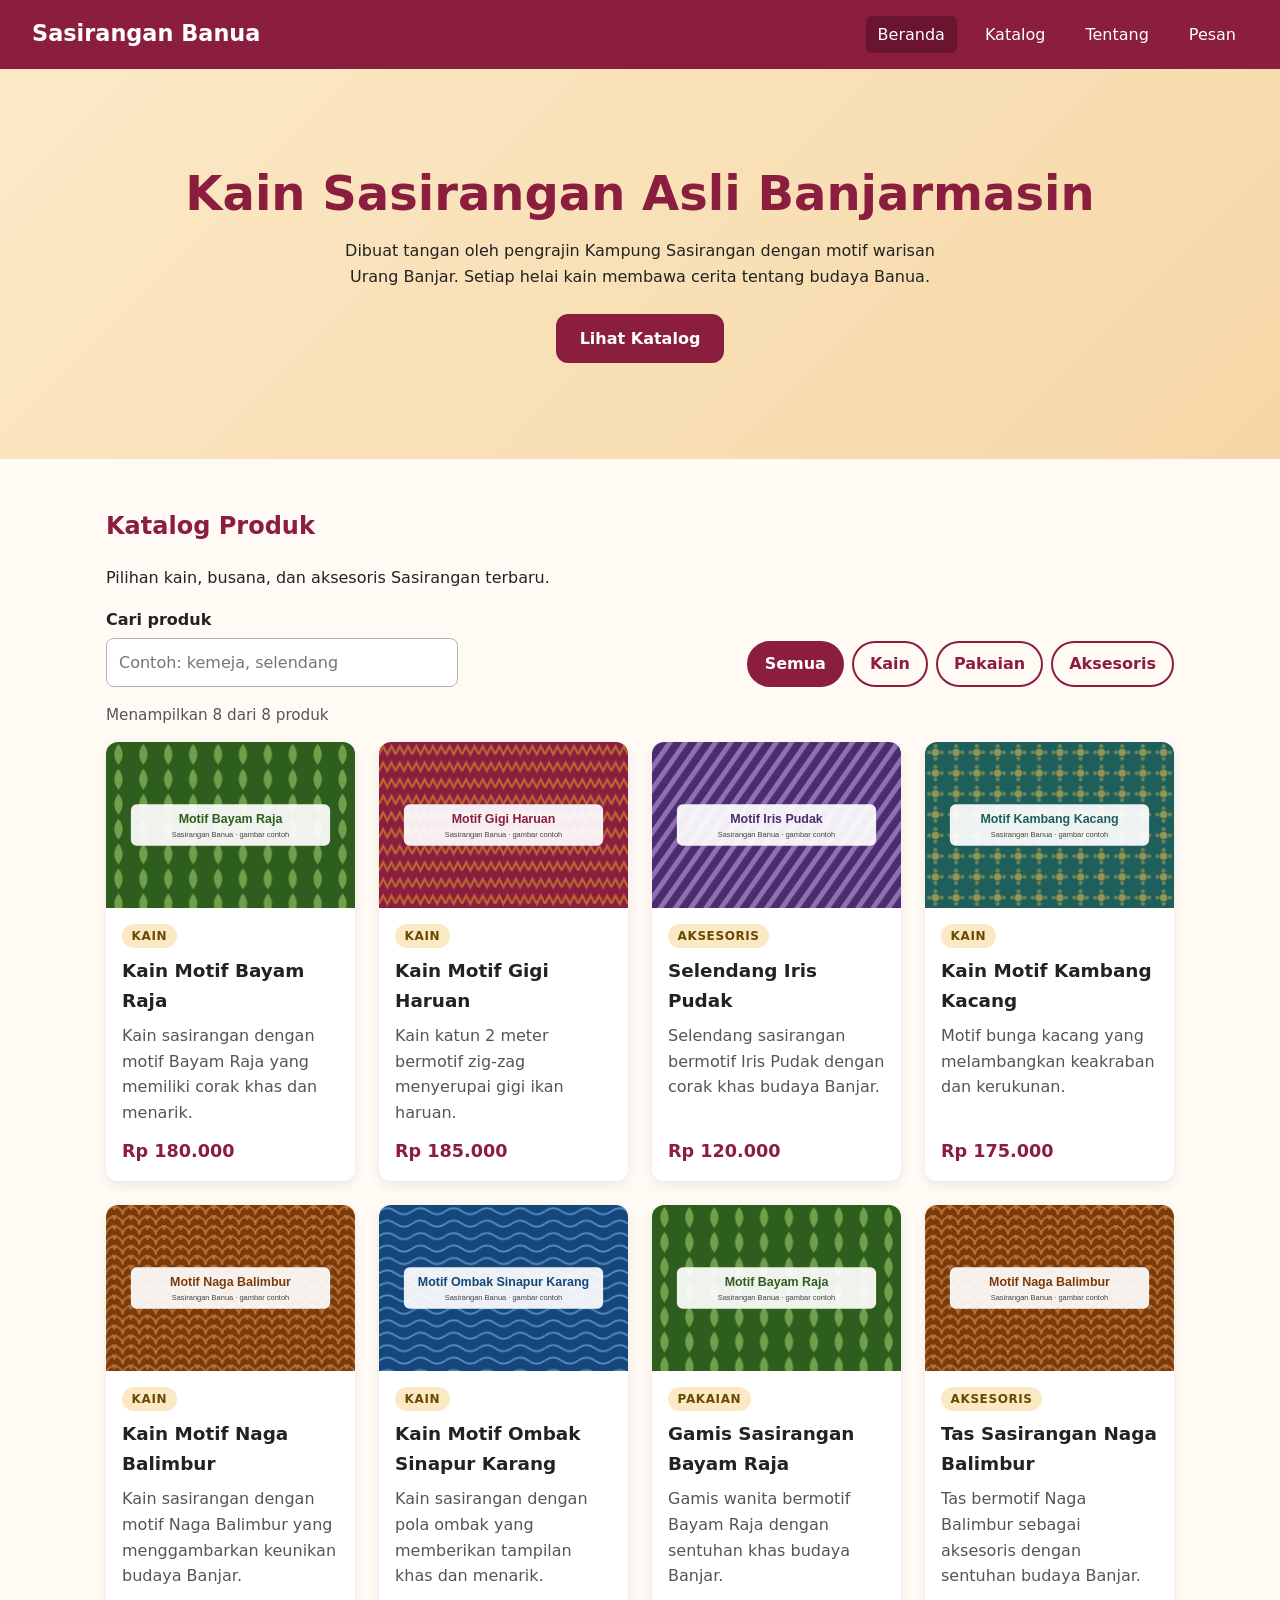
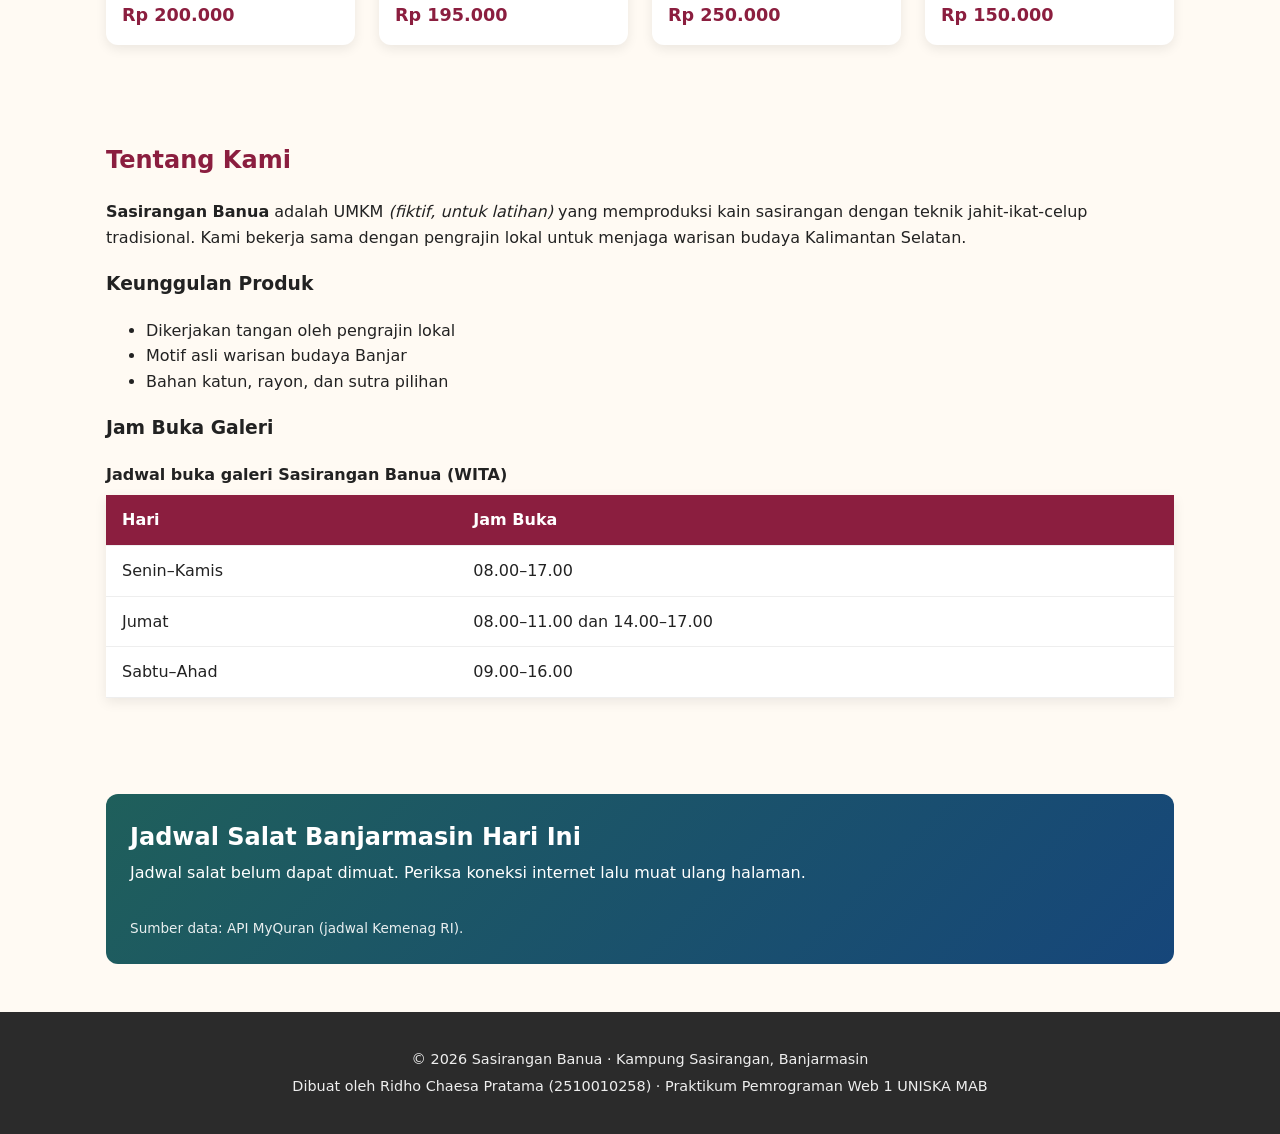
<file: index.html>
<!DOCTYPE html>
<html lang="id">
<head>
   <meta charset="UTF-8">
   <meta name="viewport" content="width=device-width, initial-scale=1.0">
   <meta name="description" content="Katalog kain dan busana Sasirangan khas Banjarmasin karya
     pengrajin lokal.">
   <link rel="icon" href="img/favicon.svg" type="image/svg+xml">
   <link rel="stylesheet" href="css/style.css">
   <script src="js/katalog.js" defer></script>
   <script src="js/jadwal-salat.js" defer></script>
   <title>Sasirangan Banua | Kain Khas Banjar</title>
</head>
<body>

</body>
</html>

<!-- ========== HEADER & NAVIGASI ========== -->
<header class="header-situs">
  <p class="logo"><a href="index.html">Sasirangan Banua</a></p>
  <nav aria-label="Navigasi utama">
    <ul class="menu">
      <li><a href="index.html" aria-current="page">Beranda</a></li>
      <li><a href="#katalog">Katalog</a></li>
      <li><a href="#tentang">Tentang</a></li>
      <li><a href="kontak.html">Pesan</a></li>
    </ul>
  </nav>
</header>

<main>
  <!-- ========== HERO ========== -->
  <section class="hero" id="beranda">
    <h1>Kain Sasirangan Asli Banjarmasin</h1>
    <p>Dibuat tangan oleh pengrajin Kampung Sasirangan dengan motif warisan Urang Banjar.
      Setiap helai kain membawa cerita tentang budaya Banua.</p>
    <a class="tombol" href="#katalog">Lihat Katalog</a>
  </section>

<!-- ========== KATALOG ========== -->
<section class="bagian" id="katalog">
    <h2>Katalog Produk</h2>
    <p>Pilihan kain, busana, dan aksesoris Sasirangan terbaru.</p>

    <div class="kontrol-katalog">
        <div class="kolom">
            <label for="cari">Cari produk</label>
            <input
                type="search"
                id="cari"
                placeholder="Contoh: kemeja, selendang"
            >
        </div>

        <div
            class="filter"
            role="group"
            aria-label="Filter kategori"
        >
            <button
                type="button"
                class="tombol-filter aktif"
                data-kategori="semua"
                aria-pressed="true"
            >
                Semua
            </button>

            <button
                type="button"
                class="tombol-filter"
                data-kategori="kain"
                aria-pressed="false"
            >
                Kain
            </button>

            <button
                type="button"
                class="tombol-filter"
                data-kategori="pakaian"
                aria-pressed="false"
            >
                Pakaian
            </button>

            <button
                type="button"
                class="tombol-filter"
                data-kategori="aksesoris"
                aria-pressed="false"
            >
                Aksesoris
            </button>
        </div>
    </div>

    <p
        id="info-jumlah"
        class="info-jumlah"
        aria-live="polite"
    ></p>

    <div id="daftar-katalog" class="katalog-grid"></div>

    <noscript>
        <p>Aktifkan JavaScript untuk melihat katalog produk.</p>
    </noscript>
</section>

<!-- ========== TENTANG ========== -->
<section class="bagian" id="tentang">
    <h2>Tentang Kami</h2>

    <p>
        <strong>Sasirangan Banua</strong> adalah UMKM
        <em>(fiktif, untuk latihan)</em> yang memproduksi kain
        sasirangan dengan teknik jahit-ikat-celup tradisional.
        Kami bekerja sama dengan pengrajin lokal untuk menjaga
        warisan budaya Kalimantan Selatan.
    </p>

    <h3>Keunggulan Produk</h3>
    <ul>
        <li>Dikerjakan tangan oleh pengrajin lokal</li>
        <li>Motif asli warisan budaya Banjar</li>
        <li>Bahan katun, rayon, dan sutra pilihan</li>
    </ul>

    <h3>Jam Buka Galeri</h3>
    <table>
        <caption>Jadwal buka galeri Sasirangan Banua (WITA)</caption>

        <thead>
            <tr>
                <th scope="col">Hari</th>
                <th scope="col">Jam Buka</th>
            </tr>
        </thead>

        <tbody>
            <tr>
                <td>Senin–Kamis</td>
                <td>08.00–17.00</td>
            </tr>
            <tr>
                <td>Jumat</td>
                <td>08.00–11.00 dan 14.00–17.00</td>
            </tr>
            <tr>
                <td>Sabtu–Ahad</td>
                <td>09.00–16.00</td>
            </tr>
        </tbody>
    </table>
</section>
<!-- ========== JADWAL SALAT (data dari API) ========== -->
<section class="bagian" id="jadwal">
    <div class="jadwal-salat" id="jadwal-salat">
        <h2>Jadwal Salat Banjarmasin Hari Ini</h2>

        <p class="status" aria-live="polite">
            Memuat jadwal salat...
        </p>

        <ul class="daftar-waktu" hidden></ul>

        <p class="sumber">
            Sumber data: API MyQuran (jadwal Kemenag RI).
        </p>
    </div>
</section>
</main>
</body>
</html>


<!-- ========== FOOTER ========== -->
<footer class="footer-situs">
    <p>
        &copy; 2026 Sasirangan Banua &middot;
        Kampung Sasirangan, Banjarmasin
    </p>

    <p>
        Dibuat oleh Ridho Chaesa Pratama (2510010258)
        &middot; Praktikum Pemrograman Web 1 UNISKA MAB
    </p>
</footer>

</body>
</html>
</file>
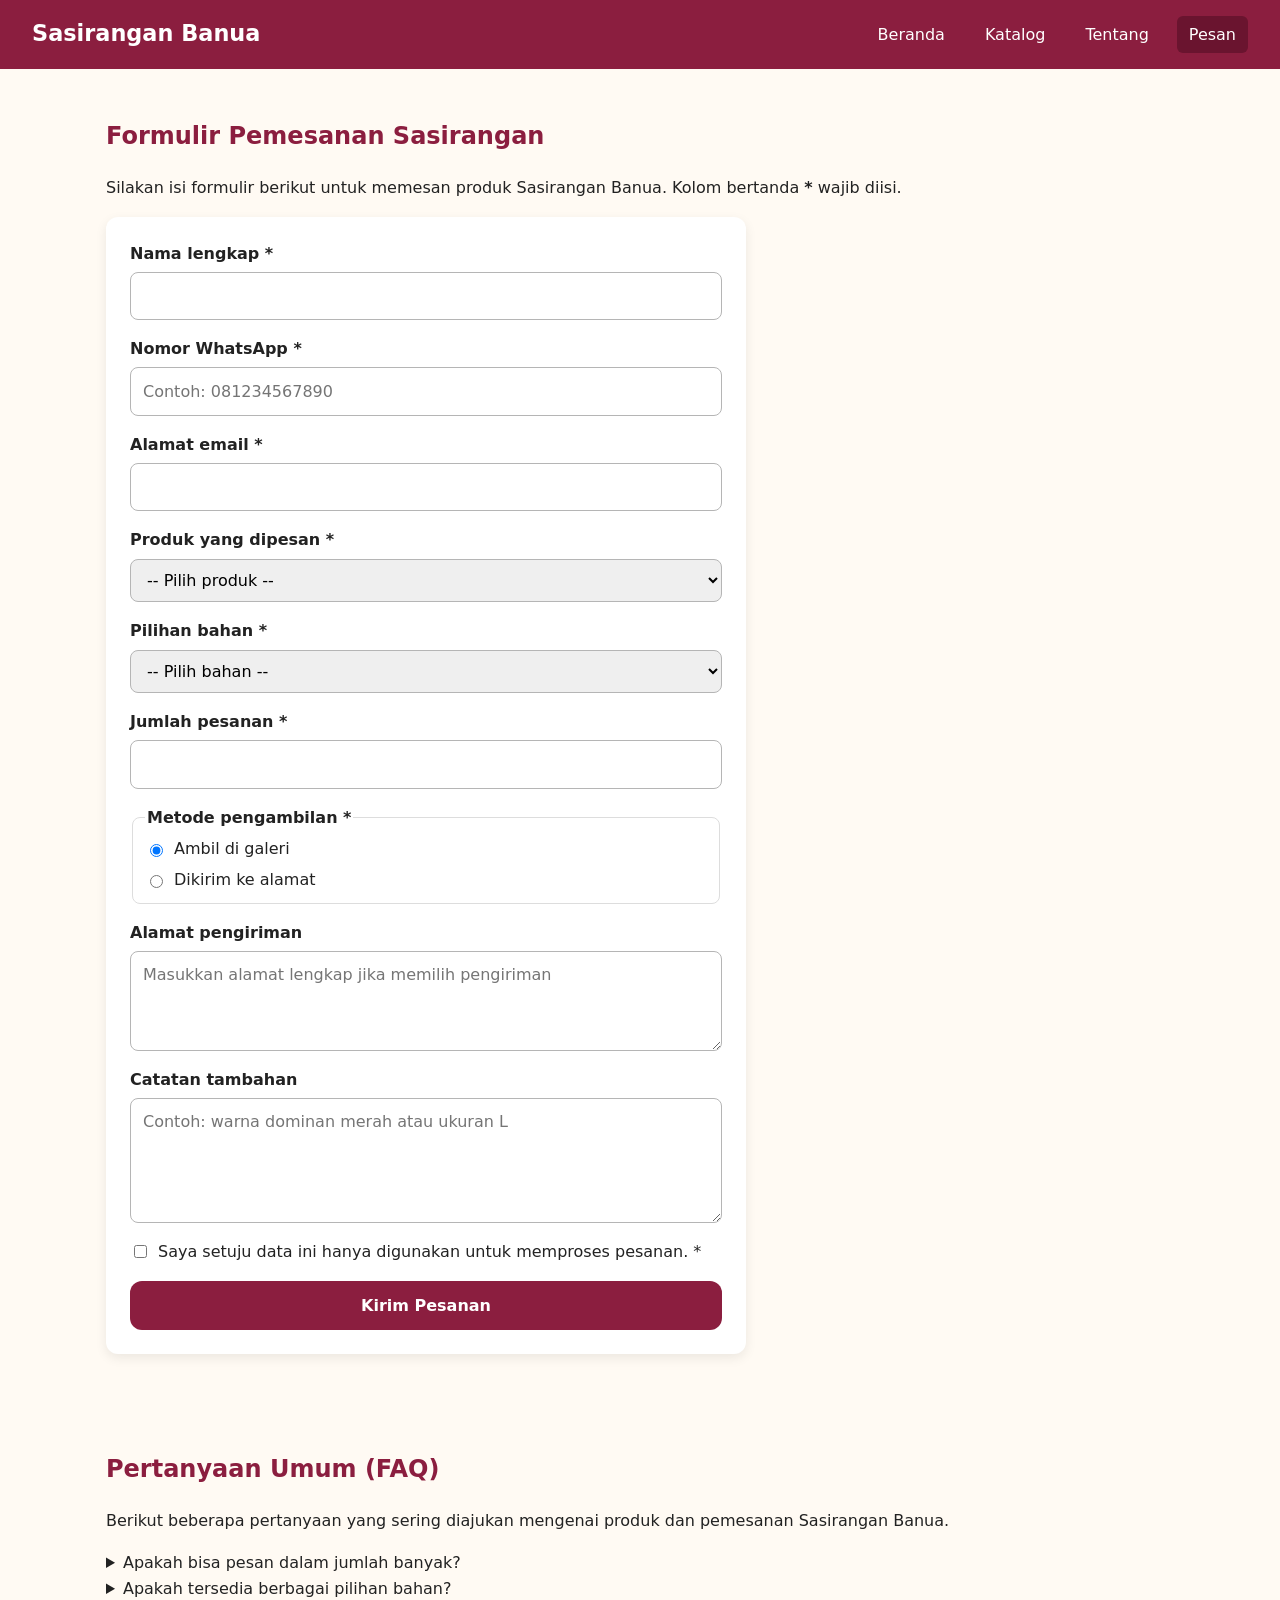
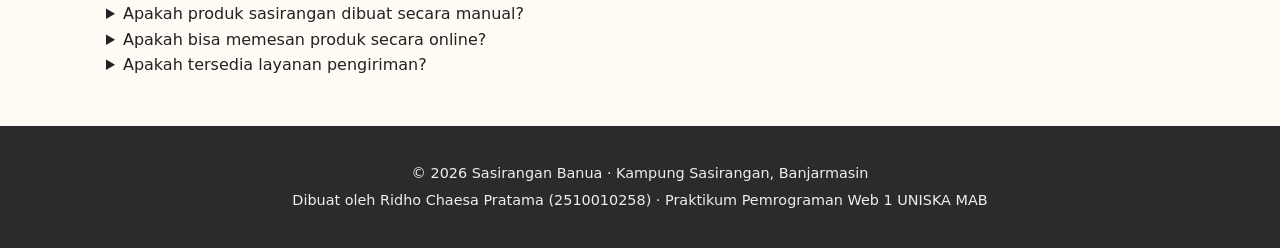
<file: kontak.html>
<!DOCTYPE html>
<html lang="id">

<head>
    <meta charset="UTF-8">
    <meta name="viewport" content="width=device-width, initial-scale=1.0">

    <title>Pemesanan | Sasirangan Banua</title>

    <meta name="description" content="Halaman formulir pemesanan kain dan produk sasirangan khas Banjarmasin di Sasirangan Banua.">

    <link rel="icon" href="img/favicon.svg" type="image/svg+xml">
    <link rel="stylesheet" href="css/style.css">
    <script src="js/form.js" defer></script>
</head>

<body>

<!-- ========== HEADER & NAVIGASI ========== -->
<header class="header-situs">
    <p class="logo">
        <a href="index.html">Sasirangan Banua</a>
    </p>

    <nav aria-label="Navigasi utama">
        <ul class="menu">
            <li><a href="index.html">Beranda</a></li>
            <li><a href="index.html#katalog">Katalog</a></li>
            <li><a href="index.html#tentang">Tentang</a></li>
            <li><a href="kontak.html" aria-current="page">Pesan</a></li>
        </ul>
    </nav>
</header>


<!-- ========== MAIN PEMESANAN ========== -->
<main>
    <section class="bagian" id="pesan">
        <h1>Formulir Pemesanan Sasirangan</h1>

        <p>
            Silakan isi formulir berikut untuk memesan produk
            Sasirangan Banua. Kolom bertanda
            <strong>*</strong> wajib diisi.
        </p>

        <form id="form-pesan" class="form-pesan" action="#" method="get" novalidate>

            <div class="kolom">
                <label for="nama">Nama lengkap *</label>
                <input
                    type="text"
                    id="nama"
                    name="nama"
                    required
                    minlength="3"
                    autocomplete="name"
                    aria-describedby="error-nama"
                >
                <p class="pesan-error" id="error-nama"></p>
            </div>

            
            <div class="kolom">
                <label for="wa">Nomor WhatsApp *</label>
                <input
                    type="tel"
                    id="wa"
                    name="wa"
                    required
                    pattern="08[0-9]{8,11}"
                    placeholder="Contoh: 081234567890"
                    autocomplete="tel"
                    aria-describedby="error-wa"
                >
                <p class="pesan-error" id="error-wa"></p>
            </div>


            <div class="kolom">
                <label for="email">Alamat email *</label>
                <input
                    type="email"
                    id="email"
                    name="email"
                    autocomplete="email"
                    aria-describedby="error-email"
                >
                <p class="pesan-error" id="error-email"></p>
            </div>

            
            <div class="kolom">
                <label for="produk">Produk yang dipesan *</label>
                <select
                    id="produk"
                    name="produk"
                    required
                    aria-describedby="error-produk"
                >
                    <option value="">-- Pilih produk --</option>
                    <option>Kain Motif Gigi Haruan</option>
                    <option>Kain Motif Kambang Kacang</option>
                    <option>Selendang Iris Pudak</option>
                    <option>Kemeja Bayam Raja</option>
                    <option>Tas Naga Balimbur</option>
                    <option>Gamis Ombak Sinapur Karang</option>
                </select>

                <p class="pesan-error" id="error-produk"></p>
            </div>


            <div class="kolom">
                <label for="bahan">Pilihan bahan *</label>
                <select id="bahan" name="bahan" required>
                    <option value="">-- Pilih bahan --</option>
                    <option>Katun</option>
                    <option>Rayon</option>
                    <option>Sutra</option>
                </select>
            </div>

            <div class="kolom">
                <label for="jumlah">Jumlah pesanan *</label>
                <input
                    type="number"
                    id="jumlah"
                    name="jumlah"
                    required
                    min="1"
                    max="50"
                    aria-describedby="error-jumlah"
                >
                <p class="pesan-error" id="error-jumlah"></p>
            </div>

            <fieldset>
                <legend>Metode pengambilan *</legend>

                <label>
                    <input type="radio" name="pengambilan"
                        value="Ambil di galeri" checked>
                    Ambil di galeri
                </label>

                <label>
                    <input type="radio" name="pengambilan"
                        value="Dikirim ke alamat">
                    Dikirim ke alamat
                </label>
            </fieldset>

            <div class="kolom">
                <label for="alamat">Alamat pengiriman</label>
                <textarea id="alamat" name="alamat"
                    rows="3" maxlength="300"
                    placeholder="Masukkan alamat lengkap jika memilih pengiriman"></textarea>
            </div>

            <div class="kolom">
                <label for="catatan">Catatan tambahan</label>
                <textarea id="catatan" name="catatan"
                    rows="4" maxlength="300"
                    placeholder="Contoh: warna dominan merah atau ukuran L"></textarea>
            </div>

            
            <div class="kolom">
                <label class="cek">
                    <input
                        type="checkbox"
                        id="setuju"
                        name="setuju"
                        required
                        aria-describedby="error-setuju"
                    >
                    Saya setuju data ini hanya digunakan
                    untuk memproses pesanan. *
                </label>

                <p class="pesan-error" id="error-setuju"></p>
            </div>


            <button type="submit" class="tombol">
                Kirim Pesanan
            </button>

        
        </form>

        <!-- Muncul setelah formulir valid -->
        <div id="hasil-pesan" class="hasil-pesan" hidden>
            <h2>Ringkasan Pesanan</h2>
            <pre id="ringkasan"></pre>

            <a
                id="tautan-wa"
                class="tombol"
                href="#"
                target="_blank"
                rel="noopener"
            >
                Lanjutkan ke WhatsApp
            </a>
        </div>
    </section>

    <!-- ========== PERTANYAAN UMUM (FAQ) ========== -->
    <section class="bagian" id="faq">
        <h2>Pertanyaan Umum (FAQ)</h2>

        <p>
            Berikut beberapa pertanyaan yang sering diajukan
            mengenai produk dan pemesanan Sasirangan Banua.
        </p>

        <details>
            <summary>Apakah bisa pesan dalam jumlah banyak?</summary>
            <p>
                Bisa. Untuk pemesanan di atas 20 helai,
                silakan hubungi kami melalui WhatsApp.
            </p>
        </details>

        <details>
            <summary>Apakah tersedia berbagai pilihan bahan?</summary>
            <p>
                Ya. Kami menyediakan kain sasirangan dengan
                pilihan bahan katun, rayon, dan sutra.
            </p>
        </details>

        <details>
            <summary>Apakah produk sasirangan dibuat secara manual?</summary>
            <p>
                Ya. Produk Sasirangan Banua dibuat menggunakan
                teknik tradisional jahit-ikat-celup oleh pengrajin lokal.
            </p>
        </details>

        <details>
            <summary>Apakah bisa memesan produk secara online?</summary>
            <p>
                Bisa. Pembeli dapat mengisi formulir pemesanan
                pada halaman Pesan untuk melakukan pemesanan produk.
            </p>
        </details>

        <details>
            <summary>Apakah tersedia layanan pengiriman?</summary>
            <p>
                Ya. Kami menyediakan pilihan pengiriman ke alamat
                pembeli atau pengambilan langsung di galeri.
            </p>
        </details>

    </section>

</main>


<!-- ========== FOOTER ========== -->
<footer class="footer-situs">
    <p>
        &copy; 2026 Sasirangan Banua &middot;
        Kampung Sasirangan, Banjarmasin
    </p>

    <p>
        Dibuat oleh Ridho Chaesa Pratama (2510010258)
        &middot; Praktikum Pemrograman Web 1 UNISKA MAB
    </p>
</footer>

</body>
</html>
</file>
<file: css/style.css>
/* =========================================================
   Sasirangan Banua — style.css
   Pendekatan: mobile-first (gaya dasar untuk HP, lalu
   disesuaikan untuk layar lebar dengan media query)
   ========================================================= */

/* ---------- 1. Variabel (custom properties) ---------- */
:root {
    --warna-utama: #8b1e3f; /* merah marun sasirangan */
    --warna-utama-gelap: #6a142f;
    --warna-aksen: #e0a526; /* kuning kunyit */
    --warna-krem: #fbe9c6;
    --warna-teks: #222222;
    --warna-teks-lembut: #555555;
    --warna-latar: #fffaf3;
    --warna-kartu: #ffffff;
    --radius: 12px;
    --bayangan: 0 4px 12px rgba(0, 0, 0, 0.08);
    --lebar-maks: 1100px;
}

/* ---------- 2. Reset ringan & dasar ---------- */
*,
*::before,
*::after {
    box-sizing: border-box;
}

html {
    scroll-behavior: smooth;
    scroll-padding-top: 7rem; /* agar judul tidak tertutup header sticky */
}

body {
    margin: 0;
    font-family: "Segoe UI", system-ui, -apple-system, Roboto, Arial, sans-serif;
    font-size: 1rem;
    line-height: 1.6;
    color: var(--warna-teks);
    background-color: var(--warna-latar);
}

img {
    display: block;
    max-width: 100%;
    height: auto;
}

a {
    color: var(--warna-utama);
}

/* Penanda fokus untuk pengguna keyboard — JANGAN dihapus */
a:focus-visible,
button:focus-visible,
input:focus-visible,
select:focus-visible,
textarea:focus-visible {
    outline: 3px solid var(--warna-utama-gelap);
    outline-offset: 2px;
}


/* ---------- 3. Header & navigasi (Flexbox) ---------- */
.header-situs {
    position: sticky;
    top: 0;
    z-index: 10;
    display: flex;
    flex-direction: column; /* HP: logo di atas menu */
    align-items: center;
    gap: 0.5rem;
    padding: 1rem;
    background-color: var(--warna-utama);
    color: #ffffff;
}

.logo {
    margin: 0;
    font-size: 1.4rem;
    font-weight: 700;
}

.logo a {
    color: inherit;
    text-decoration: none;
}

.menu {
    display: flex;
    flex-wrap: wrap;
    justify-content: center;
    gap: 0.25rem 1rem;
    margin: 0;
    padding: 0;
    list-style: none;
}

.menu a {
    display: block;
    padding: 0.35rem 0.75rem;
    border-radius: 6px;
    color: #ffffff;
    text-decoration: none;
}

.menu a:hover,
.menu a[aria-current="page"] {
    background-color: var(--warna-utama-gelap);
}

.header-situs a:focus-visible {
    outline-color: #ffffff; /* fokus putih agar terlihat di latar header yang gelap */
}


/* ---------- 4. Hero ---------- */
.hero {
    padding: 4rem 1rem;
    text-align: center;
    background: linear-gradient(135deg, var(--warna-krem), #f6d7a7);
}

.hero h1 {
    margin: 0 0 1rem;
    font-size: clamp(1.8rem, 5vw, 3rem);
    line-height: 1.2;
    color: var(--warna-utama);
}

.hero p {
    max-width: 40rem;
    margin: 0 auto 1.5rem;
}


/* ---------- 5. Tombol ---------- */
.tombol {
    display: inline-block;
    padding: 0.75rem 1.5rem;
    border: none;
    border-radius: var(--radius);
    background-color: var(--warna-utama);
    color: #ffffff;
    font: inherit;
    font-weight: 600;
    text-decoration: none;
    cursor: pointer;
    transition: background-color 0.2s ease, transform 0.2s ease;
}

.tombol:hover {
    background-color: var(--warna-utama-gelap);
    transform: translateY(-2px);
}


/* ---------- 6. Bagian (section) umum ---------- */
.bagian {
    max-width: var(--lebar-maks);
    margin-inline: auto;
    padding: 3rem 1rem;
}

.bagian h1,
.bagian h2 {
    margin-top: 0;
    color: var(--warna-utama);
}


/* ---------- 7. Katalog (CSS Grid) ---------- */
.katalog-grid {
    display: grid;
    grid-template-columns: repeat(auto-fill, minmax(240px, 1fr));
    gap: 1.5rem;
}

.kartu {
    display: flex;
    flex-direction: column;
    overflow: hidden;
    border-radius: var(--radius);
    background-color: var(--warna-kartu);
    box-shadow: var(--bayangan);
    transition: transform 0.2s ease;
}

.kartu:hover {
    transform: translateY(-4px);
}

.kartu img {
    width: 100%;
    aspect-ratio: 3 / 2;
    object-fit: cover;
}

.kartu-isi {
    display: flex;
    flex-direction: column;
    flex-grow: 1; /* isi kartu mengisi sisa tinggi */
    padding: 1rem;
}

.kartu h3 {
    margin: 0 0 0.5rem;
    font-size: 1.15rem;
}

.kartu p {
    margin: 0 0 0.75rem;
    color: var(--warna-teks-lembut);
}

.kartu .harga {
    margin-top: auto; /* harga selalu di bagian bawah kartu */
    margin-bottom: 0;
    font-size: 1.1rem;
    font-weight: 700;
    color: var(--warna-utama);
}


/* ---------- 8. Tabel ---------- */
table {
    width: 100%;
    border-collapse: collapse;
    background-color: var(--warna-kartu);
    box-shadow: var(--bayangan);
}

caption {
    margin-bottom: 0.5rem;
    font-weight: 600;
    text-align: left;
}

th,
td {
    padding: 0.75rem 1rem;
    border-bottom: 1px solid #eeeeee;
    text-align: left;
}

thead th {
    background-color: var(--warna-utama);
    color: #ffffff;
}


/* ---------- 9. Formulir ---------- */
.form-pesan {
    display: grid;
    gap: 1rem;
    max-width: 40rem;
    padding: 1.5rem;
    border-radius: var(--radius);
    background-color: var(--warna-kartu);
    box-shadow: var(--bayangan);
}

.kolom {
    display: flex;
    flex-direction: column;
    gap: 0.35rem;
}

label,
legend {
    font-weight: 600;
}

input,
select,
textarea {
    width: 100%;
    padding: 0.65rem 0.75rem;
    border: 1px solid #b5b5b5;
    border-radius: 8px;
    font: inherit;
}

fieldset {
    display: flex;
    flex-direction: column;
    gap: 0.35rem;
    border: 1px solid #dddddd;
    border-radius: 8px;
}

fieldset label,
.cek {
    display: flex;
    align-items: center;
    gap: 0.5rem;
    font-weight: 400;
}

input[type="radio"],
input[type="checkbox"] {
    width: auto;
}


/* ---------- 10. Footer ---------- */
.footer-situs {
    padding: 2rem 1rem;
    background-color: #2b2b2b;
    color: #eeeeee;
    font-size: 0.9rem;
    text-align: center;
}

.footer-situs p {
    margin: 0.25rem 0;
}


/* ---------- 11. Responsif: tablet & desktop ---------- */
@media (min-width: 768px) {
    .header-situs {
        flex-direction: row; /* logo kiri, menu kanan */
        justify-content: space-between;
        padding-inline: 2rem;
    }

    .hero {
        padding: 6rem 2rem;
    }
}

/* Hormati pengguna yang tidak ingin banyak animasi */
@media (prefers-reduced-motion: reduce) {
    html {
        scroll-behavior: auto;
    }

    * {
        transition: none !important;
    }
}

/* ---------- 12. Komponen interaktif (Modul 3) ---------- */
.kontrol-katalog {
    display: flex;
    flex-direction: column;
    gap: 1rem;
    margin-bottom: 1rem;
}

.filter {
    display: flex;
    flex-wrap: wrap;
    gap: 0.5rem;
}

.tombol-filter {
    padding: 0.5rem 1rem;
    border: 2px solid var(--warna-utama);
    border-radius: 999px;
    background-color: transparent;
    color: var(--warna-utama);
    font: inherit;
    font-weight: 600;
    cursor: pointer;
}

.tombol-filter:hover,
.tombol-filter.aktif {
    background-color: var(--warna-utama);
    color: #ffffff;
}

.info-jumlah {
    color: var(--warna-teks-lembut);
    font-size: 0.95rem;
}

.label-kategori {
    align-self: flex-start;
    margin-bottom: 0.5rem;
    padding: 0.15rem 0.6rem;
    border-radius: 999px;
    background-color: var(--warna-krem);
    color: #6a4a00;
    font-size: 0.75rem;
    font-weight: 700;
    letter-spacing: 0.05em;
    text-transform: uppercase;
}

.pesan-error {
    margin: 0;
    color: #b00020;
    font-size: 0.9rem;
}

.pesan-error:empty {
    display: none; /* sembunyikan jika belum ada pesan */
}

[aria-invalid="true"] {
    border-color: #b00020;
    background-color: #fff5f6;
}

.hasil-pesan {
    max-width: 40rem;
    margin-top: 2rem;
    padding: 1.5rem;
    border-left: 6px solid var(--warna-aksen);
    border-radius: var(--radius);
    background-color: var(--warna-kartu);
    box-shadow: var(--bayangan);
}

.hasil-pesan h2 {
    margin-top: 0;
}

.hasil-pesan pre {
    white-space: pre-wrap;
    font-family: inherit;
}

@media (min-width: 768px) {
    .kontrol-katalog {
        flex-direction: row;
        align-items: flex-end;
        justify-content: space-between;
    }

    .kontrol-katalog .kolom {
        flex: 1;
        max-width: 22rem;
    }
}

/* ---------- 13. Widget jadwal salat (Modul 4) ---------- */
.jadwal-salat {
    padding: 1.5rem;
    border-radius: var(--radius);
    background: linear-gradient(135deg, #1f5f5b, #16467a);
    color: #ffffff;
}

.jadwal-salat h2 {
    margin: 0 0 0.25rem;
    color: #ffffff;
}

.jadwal-salat .status {
    margin: 0 0 1rem;
}

.daftar-waktu {
    display: grid;
    grid-template-columns: repeat(auto-fit, minmax(110px, 1fr));
    gap: 0.75rem;
    margin: 0;
    padding: 0;
    list-style: none;
}

.daftar-waktu li {
    display: flex;
    flex-direction: column;
    align-items: center;
    padding: 0.75rem;
    border-radius: 10px;
    background-color: rgba(255, 255, 255, 0.15);
}

.daftar-waktu strong {
    font-size: 1.4rem;
}

.jadwal-salat .sumber {
    margin: 1rem 0 0;
    font-size: 0.85rem;
    opacity: 0.9;
}
</file>
